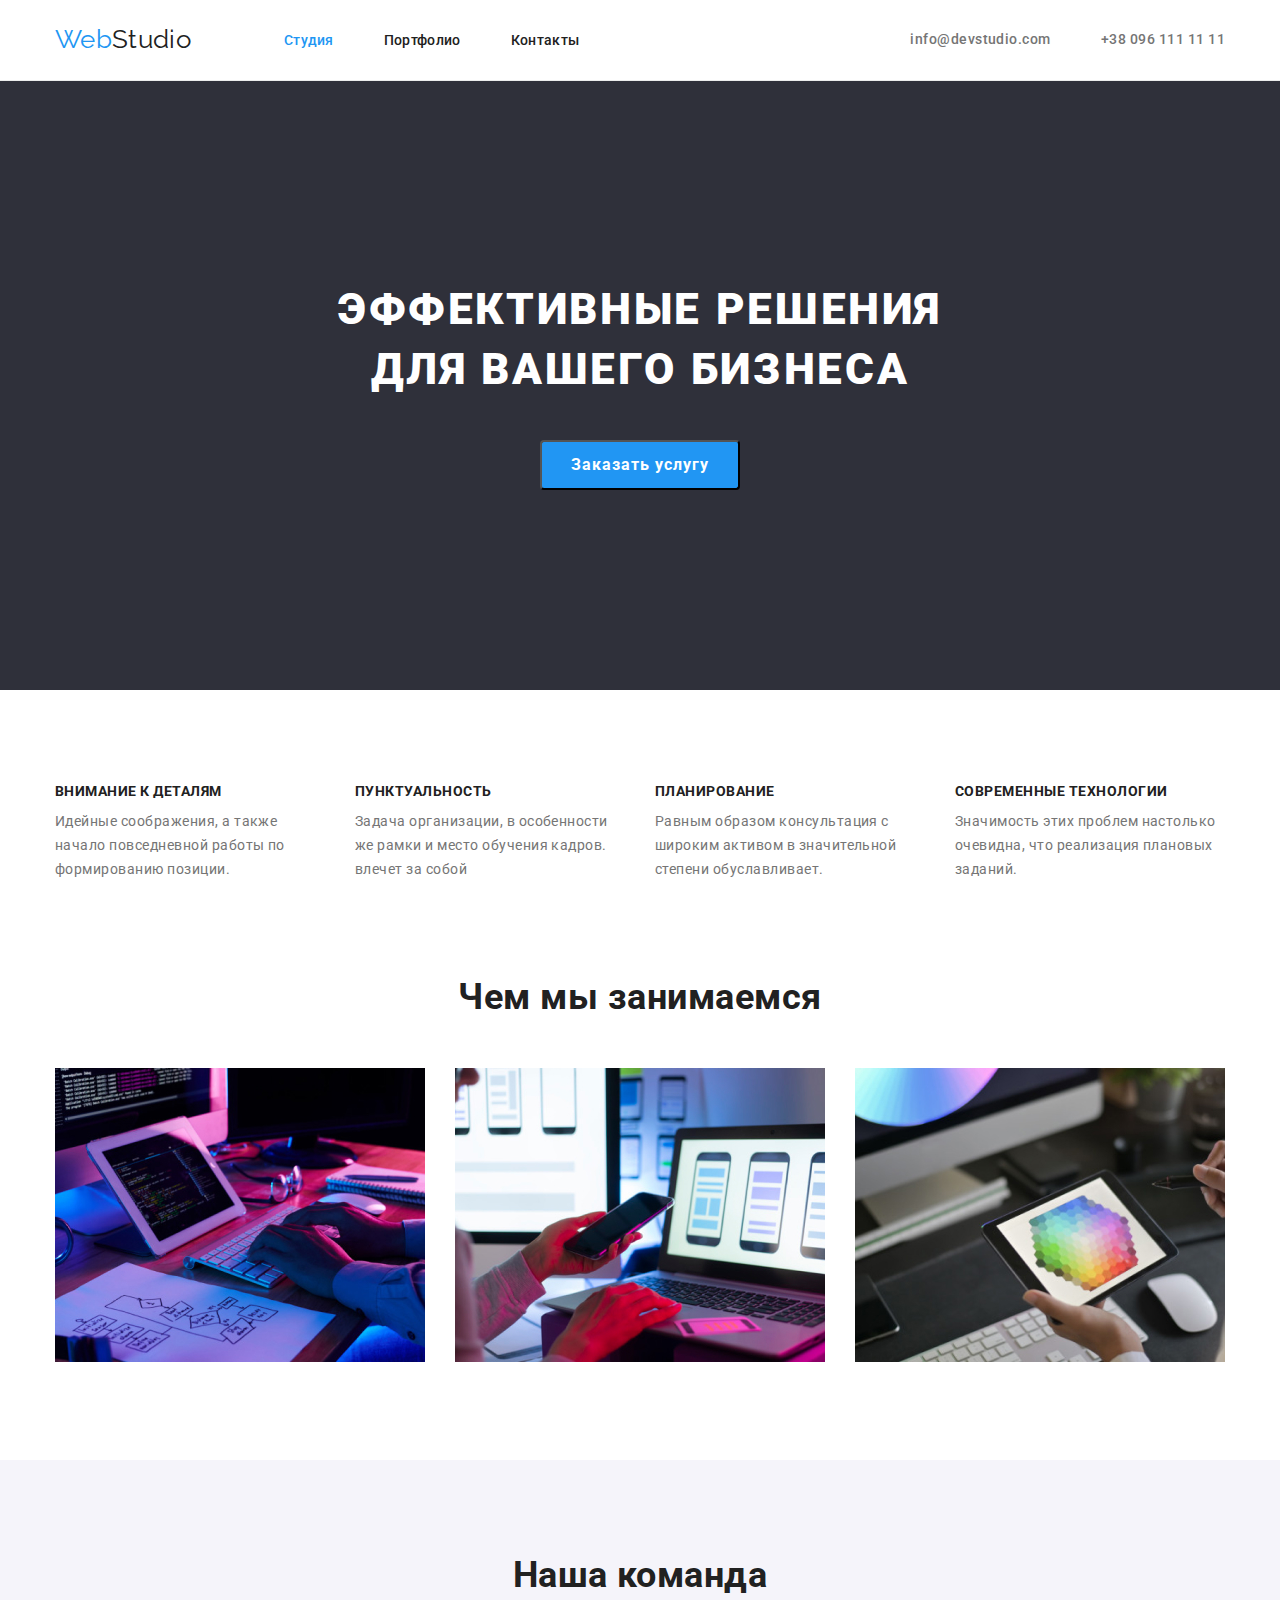
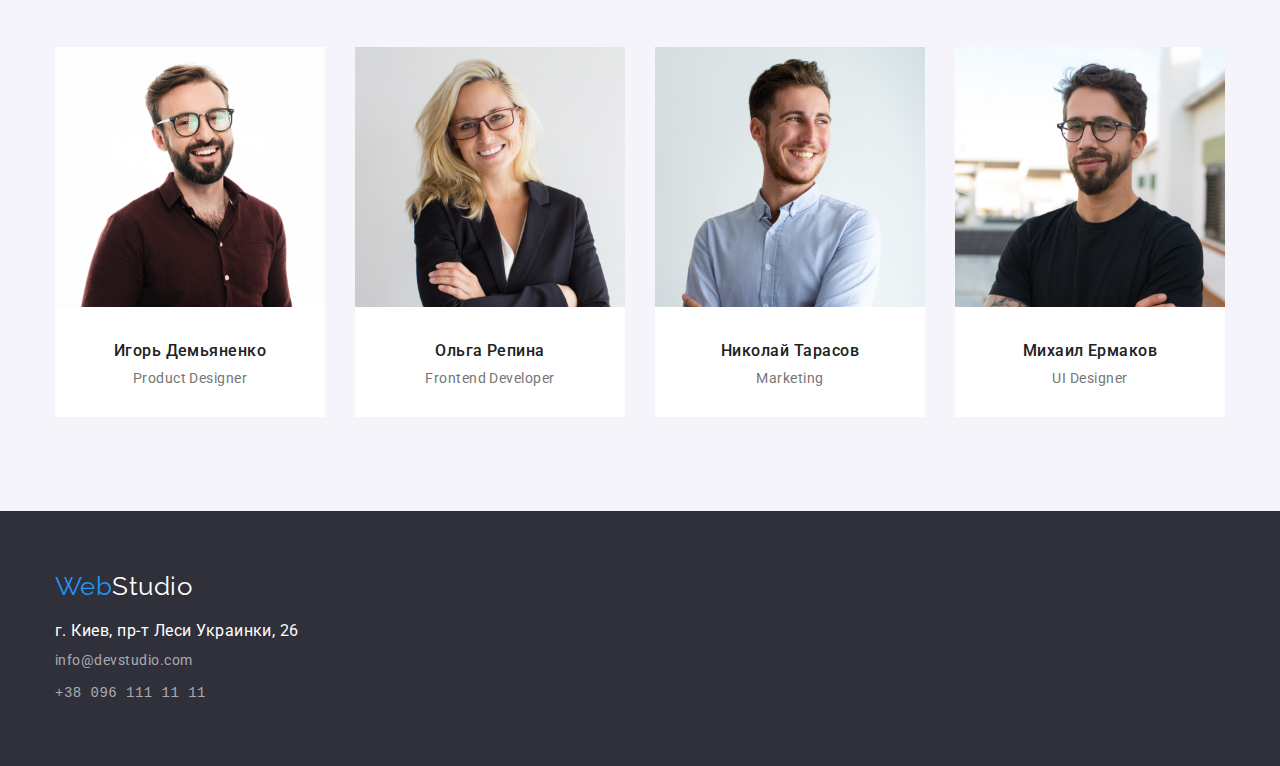
<file: index.html>
<!DOCTYPE html>
<html lang="en">
  <head>
    <meta charset="UTF-8" />
    <meta http-equiv="X-UA-Compatible" content="IE=edge" />
    <meta name="viewport" content="width=device-width, initial-scale=1.0" />
    <link rel="preconnect" href="https://fonts.googleapis.com" />
    <link rel="preconnect" href="https://fonts.gstatic.com" crossorigin />
    <link
      href="https://fonts.googleapis.com/css2?family=Raleway:wght@700&family=Roboto:wght@400;500;700;900&display=swap"
      rel="stylesheet"
    />
    <title>WebStudio</title>
    <link
      rel="stylesheet"
      href="https://cdnjs.cloudflare.com/ajax/libs/modern-normalize/1.0.0/modern-normalize.min.css"
    />
    <link rel="stylesheet" href="./css/style.css" />
  </head>
  <body>
    <!--TOP LINE (Header )-->
    <header class="p-header">
      <div class="container main-nav">
        <nav class="nav">
          <a
            href="https://alex-nik-vel.github.io/goit-markup-hw-03/"
            class="logo"
          >
            <span class="logo-web">Web</span>Studio
          </a>
          <ul class="list-ul site-nav">
            <li class="nav-item">
              <a class="link current" href="./index.html">Студия</a>
            </li>
            <li class="nav-item">
              <a class="link" href="./portfolio.html">Портфолио</a>
            </li>
            <li class="nav-item"><a class="link" href="">Контакты</a></li>
          </ul>
        </nav>
        <div class="nav-contact list-ul">
          <a class="contacts" href="mailto:info@devstudio.com"
            >info@devstudio.com</a
          >
          <a class="contacts" href="tel:+38-096-111-11-11">+38 096 111 11 11</a>
        </div>
      </div>
    </header>
    <!--MAIN-->
    <main>
      <!-- HERO -->
      <section class="hero">
        <h1 class="title-hero">Эффективные решения для вашего бизнеса</h1>
        <button class="button-hero" type="button">Заказать услугу</button>
      </section>
      <!--peculiarities(особенности)-->
      <section class="section-pecul">
        <div class="container">
          <ul class="list-ul list-pecul">
            <li class="pecul-item">
              <h3 class="title title-pecul">Внимание к деталям</h3>
              <p class="pecul-desc">
                Идейные соображения, а также начало повседневной работы по
                формированию позиции.
              </p>
            </li>
            <li class="pecul-item">
              <h3 class="title title-pecul">Пунктуальность</h3>
              <p class="pecul-desc">
                Задача организации, в особенности же рамки и место обучения
                кадров. влечет за собой
              </p>
            </li>
            <li class="pecul-item">
              <h3 class="title title-pecul">Планирование</h3>
              <p class="pecul-desc">
                Равным образом консультация с широким активом в значительной
                степени обуславливает.
              </p>
            </li>
            <li class="pecul-item">
              <h3 class="title title-pecul">Современные технологии</h3>
              <p class="pecul-desc">
                Значимость этих проблем настолько очевидна, что реализация
                плановых заданий.
              </p>
            </li>
          </ul>
        </div>
      </section>

      <!--What are we doing-->
      <section class="section-do">
        <div class="container">
          <h2 class="title title-do">Чем мы занимаемся</h2>
          <ul class="list-ul">
            <li class="do-item">
              <img
                src="img/our_work/img-1.jpg"
                alt="Пишим код"
                width="370"
                height="294"
              />
            </li>
            <li class="do-item">
              <img
                src="img/our_work/img-2.jpg"
                alt="Синхронизация с тел."
                width="370"
                height="294"
              />
            </li>
            <li class="do-item">
              <img
                src="img/our_work/img-3.jpg"
                alt="палитра цветов"
                width="370"
                height="294"
              />
            </li>
          </ul>
        </div>
      </section>
      <!--our team-->
      <section class="section-team">
        <div class="container">
          <h2 class="title title-teams">Наша команда</h2>
          <ul class="list-ul">
            <li class="list-team">
              <img
                src="img/Our_Team/imgIgor.jpg"
                alt="Игорь Демьяненко"
                width="270"
                height="260"
              />
              <div class="desc-teams">
                <h3 class="title title-team">Игорь Демьяненко</h3>
                <p class="team-desc">Product Designer</p>
              </div>
            </li>
            <li class="list-team">
              <img
                src="img/Our_Team/imgOlga.jpg"
                alt="Ольга Репина"
                width="270"
                height="260"
              />
              <div class="desc-teams">
                <h3 class="title title-team">Ольга Репина</h3>
                <p class="team-desc">Frontend Developer</p>
              </div>
            </li>
            <li class="list-team">
              <img
                src="img/Our_Team/imgHikola.jpg"
                alt="Николай Тарасов"
                width="270"
                height="260"
              />
              <div class="desc-teams">
                <h3 class="title title-team">Николай Тарасов</h3>
                <p class="team-desc">Marketing</p>
              </div>
            </li>
            <li class="list-team">
              <img
                src="img/Our_Team/imgMikl.jpg"
                alt="Михаил Ермаков"
                width="270"
                height="260"
              />
              <div class="desc-teams">
                <h3 class="title title-team">Михаил Ермаков</h3>
                <p class="team-desc">UI Designer</p>
              </div>
            </li>
          </ul>
        </div>
      </section>
    </main>
    <!--FOOTER-->
    <footer class="footer">
      <div class="container">
        <a
          href="https://alex-nik-vel.github.io/goit-markup-hw-02/"
          class="logo"
        >
          <span class="logo-web">Web</span>Studio
        </a>
        <address class="footer-addres">
          <p>г. Киев, пр-т Леси Украинки, 26</p>

          <a class="footer-contacts" href="mailto:info@devstudio.com"
            >info@devstudio.com</a
          >
          <a class="footer-contacts" href="tel:+38-096-111-11-11">
            <pre>+38 096 111 11 11</pre>
          </a>
        </address>
      </div>
    </footer>
  </body>
</html>
</file>
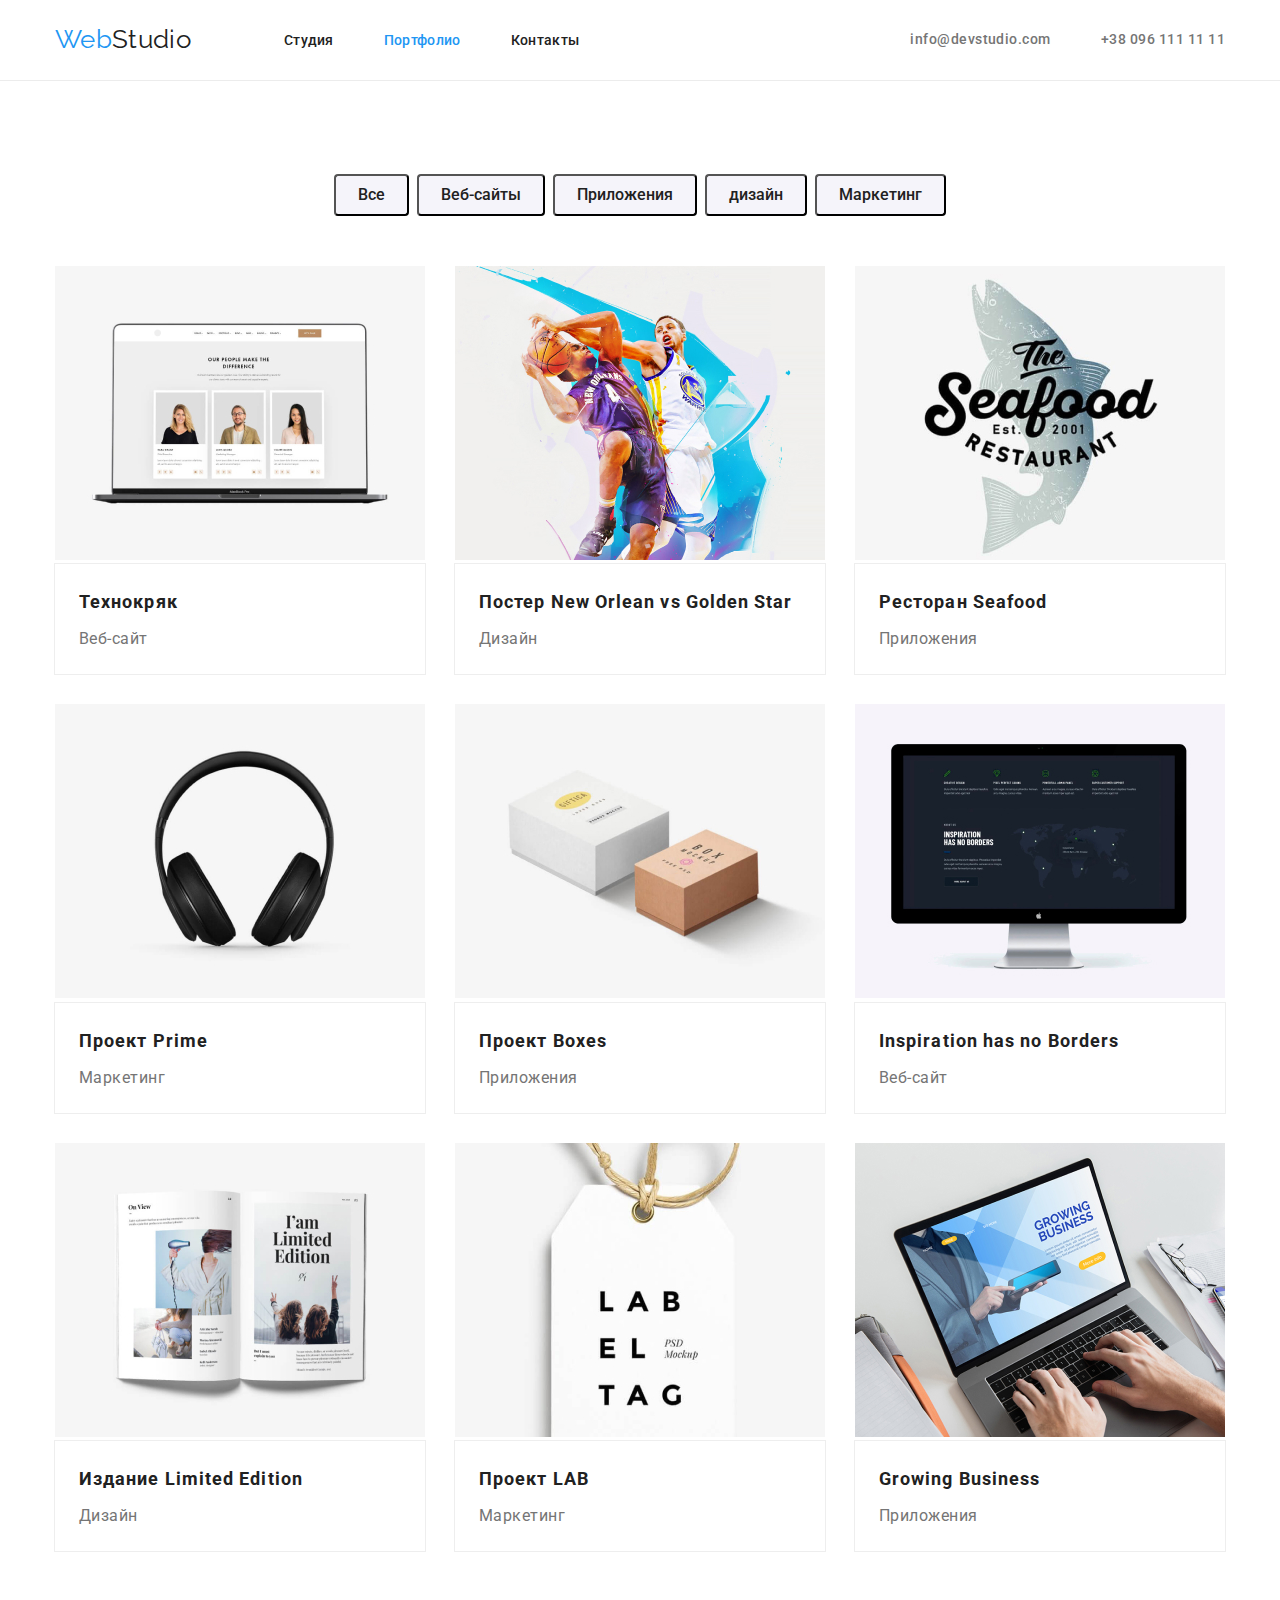
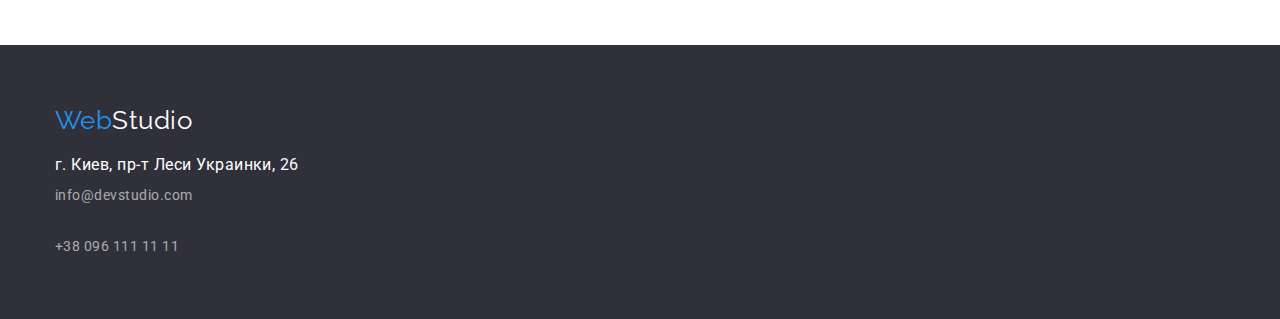
<file: portfolio.html>
<!DOCTYPE html>
<html lang="en">
  <head>
    <meta charset="UTF-8" />
    <meta http-equiv="X-UA-Compatible" content="IE=edge" />
    <meta name="viewport" content="width=device-width, initial-scale=1.0" />
    <link rel="preconnect" href="https://fonts.googleapis.com" />
    <link rel="preconnect" href="https://fonts.gstatic.com" crossorigin />
    <link
      href="https://fonts.googleapis.com/css2?family=Raleway:wght@700&family=Roboto:wght@400;500;700;900&display=swap"
      rel="stylesheet"
    />
    <title>PortfolioW</title>
    <link
      rel="stylesheet"
      href="https://cdnjs.cloudflare.com/ajax/libs/modern-normalize/1.0.0/modern-normalize.min.css"
    />
    <link rel="stylesheet" href="./css/style.css" />
  </head>
  <body>
    <header class="p-header">
      <div class="container main-nav">
        <nav class="nav">
          <a
            href="https://alex-nik-vel.github.io/goit-markup-hw-03/"
            class="logo"
          >
            <span class="logo-web">Web</span>Studio
          </a>
          <ul class="list-ul site-nav">
            <li class="nav-item">
              <a class="link" href="./index.html">Студия</a>
            </li>
            <li class="nav-item">
              <a class="link current" href="./portfolio.html">Портфолио</a>
            </li>
            <li class="nav-item"><a class="link" href="">Контакты</a></li>
          </ul>
        </nav>
        <div class="nav-contact list-ul">
          <a class="contacts" href="mailto:info@devstudio.com"
            >info@devstudio.com</a
          >
          <a class="contacts" href="tel:+38-096-111-11-11">+38 096 111 11 11</a>
        </div>
      </div>
    </header>
    <!-- main porfolio -->
    <main>
      <section class="portfo-section">
        <div class="container">
          <!-- lot of booton -->
          <ul class="list-ul btn-portfolio">
            <li class="portfo-item">
              <button class="button-portfo" type="button">Все</button>
            </li>

            <li class="portfo-item">
              <button class="button-portfo" type="button">Веб-сайты</button>
            </li>
            <li class="portfo-item">
              <button class="button-portfo" type="button">Приложения</button>
            </li>
            <li class="portfo-item">
              <button class="button-portfo" type="button">дизайн</button>
            </li>
            <li class="portfo-item">
              <button class="button-portfo" type="button">Маркетинг</button>
            </li>
          </ul>
          <!-- section portfolio -->
          <ul class="list-ul portfolio">
            <li class="p-item">
              <img
                src="./img/porfolio/imgTechnocrack.jpg"
                alt="Технокряк"
                width="370"
              />
              <div class="specific">
                <h2 class="title title-portfo">Технокряк</h2>
                <p class="portfo-desc">Веб-сайт</p>
              </div>
            </li>
            <li class="p-item">
              <img
                src="./img/porfolio/imgPoster.jpg"
                alt="Технокряк"
                width="370"
              />
              <div class="specific">
                <h2 class="title title-portfo">
                  Постер New Orlean vs Golden Star
                </h2>
                <p class="portfo-desc">Дизайн</p>
              </div>
            </li>
            <li class="p-item">
              <img
                src="./img/porfolio/imgRestoran.jpg"
                alt="Технокряк"
                width="370"
              />
              <div class="specific">
                <h2 class="title title-portfo">Ресторан Seafood</h2>
                <p class="portfo-desc">Приложения</p>
              </div>
            </li>
            <li class="p-item">
              <img
                src="./img/porfolio/imgProjectPrime.jpg"
                alt="Технокряк"
                width="370"
              />
              <div class="specific">
                <h2 class="title title-portfo">Проект Prime</h2>
                <p class="portfo-desc">Маркетинг</p>
              </div>
            </li>
            <li class="p-item">
              <img
                src="./img/porfolio/imgProjectBoxes.jpg"
                alt="Технокряк"
                width="370"
              />
              <div class="specific">
                <h2 class="title title-portfo">Проект Boxes</h2>
                <p class="portfo-desc">Приложения</p>
              </div>
            </li>

            <li class="p-item">
              <img
                src="./img/porfolio/imgBorders.jpg"
                alt="Технокряк"
                width="370"
              />
              <div class="specific">
                <h2 class="title title-portfo">Inspiration has no Borders</h2>
                <p class="portfo-desc">Веб-сайт</p>
              </div>
            </li>

            <li class="p-item">
              <img
                src="./img/porfolio/imgmagazine.jpg"
                alt="Технокряк"
                width="370"
              />
              <div class="specific">
                <h2 class="title title-portfo">Издание Limited Edition</h2>
                <p class="portfo-desc">Дизайн</p>
              </div>
            </li>

            <li class="p-item">
              <img
                src="./img/porfolio/imgLabel.jpg"
                alt="Технокряк"
                width="370"
              />
              <div class="specific">
                <h2 class="title title-portfo">Проект LAB</h2>
                <p class="portfo-desc">Маркетинг</p>
              </div>
            </li>

            <li class="p-item">
              <img
                src="./img/porfolio/imgBusiness.jpg"
                alt="Технокряк"
                width="370"
              />
              <div class="specific">
                <h2 class="title title-portfo">Growing Business</h2>
                <p class="portfo-desc">Приложения</p>
              </div>
            </li>
          </ul>
        </div>
      </section>
    </main>
    <!--FOOTER-->
    <footer class="footer">
      <div class="container">
        <a
          href="https://alex-nik-vel.github.io/goit-markup-hw-02/"
          class="logo"
        >
          <span class="logo-web">Web</span>Studio
        </a>
        <address class="footer-addres">
          <p>г. Киев, пр-т Леси Украинки, 26</p>
          <a class="footer-contacts" href="mailto:info@devstudio.com"
            >info@devstudio.com</a
          >
          <br />
          <a class="footer-contacts" href="tel:+38-096-111-11-11"
            >+38 096 111 11 11</a
          >
        </address>
      </div>
    </footer>
  </body>
</html>
</file>
<file: css/style.css>
:root {
  --title-color: #212121;
  --section-background: #e5e5e5;
  --texst-color: #757575;
  --booton-color: #2196f3;
  --footer-header-backgraund: #2f303a;
}
body {
  margin-left: auto;
  margin-right: auto;
  font-family: "roboto", sans-serif;
  background-color: white;
  color: var(--texst-color);
  letter-spacing: 0.03em;
}
.list-ul {
  list-style: none;
  padding: 0;
  margin: 0;
  display: flex;
}
h1,
h2,
h3,
h4,
h5,
h6,
p {
  margin: 0;
}
.container {
  margin-left: auto;
  margin-right: auto;
  /* outline: 1px solid green; */
  width: 1200px;
  padding-left: 15px;
  padding-right: 15px;
}
/* _____header _____*/
.p-header {
  outline: solid #ececec 1px;
}
.main-nav {
  display: flex;
  align-items: center;
}

/* logotype */
.logo {
  display: flex;
  padding-top: 24px;
  padding-bottom: 25px;
  color: var(--title-color);
  font-family: "Raleway";
  font-size: 26px;
  line-height: 1.2;
  text-decoration: none;
}
.logo-web {
  color: var(--booton-color);
}
/* Nav */

.nav {
  display: flex;
  align-items: center;
  letter-spacing: 0.02em;
  text-decoration: none;
}
.site-nav {
  display: flex;
  margin-left: 93px;
}
.site-nav .nav-item + .nav-item {
  margin-left: 50px;
}
/* .site-nav li {
  outline: red solid;
} */
.link,
.contacts {
  color: var(--title-color);
  font-weight: 500;
  font-size: 14px;
  line-height: 1.14;
  text-decoration: none;
}
.nav-contact {
  display: flex;
  margin-left: auto;
}
.nav-contact .contacts:not(:last-child) {
  margin-right: 50px;
}
.link:hover,
.link:focus {
  color: var(--booton-color);
}
.link.current {
  color: var(--booton-color);
}

/* contacts */
.contacts {
  color: var(--texst-color);
}
.contacts:hover {
  color: var(--booton-color);
}
/* ___hero___ */
.title {
  color: var(--title-color);
}
.hero {
  margin-left: auto;
  margin-right: auto;
  padding-top: 200px;
  padding-bottom: 200px;
  margin-top: 0;
  background-color: var(--footer-header-backgraund);
  color: rgb(255, 255, 255);

  text-align: center;
}
.title-hero {
  margin-top: 0;
  margin-bottom: 40px;
  margin-left: auto;
  margin-right: auto;

  font-weight: 900;
  font-size: 44px;
  line-height: 1.36;
  text-align: center;
  letter-spacing: 0.06em;
  text-transform: uppercase;
  height: 120px;
  width: 696px;
  left: 452px;
  top: 280px;
}
/*___ BOOtON ___*/

.button-hero {
  font-family: inherit;
  background-color: var(--booton-color);
  color: white;
  cursor: pointer;
  font-weight: 700;
  font-size: 16px;
  line-height: 1.88;
  align-items: center;
  text-align: center;
  letter-spacing: 0.06em;
  height: 50px;
  min-width: 200px;
  border-radius: 4px;
}
.button-hero:hover,
.button-hero:focus {
  background-color: #f5f4fa;
  color: rgba(33, 33, 33, 1);
}
/* button porfolio */
.btn-portfolio {
  display: flex;
  margin-top: 0;
  margin-bottom: 50px;
  /* padding: 6px 22px; */
  justify-content: center;
}
.btn-portfolio .portfo-item + .portfo-item {
  margin-left: 8px;
}
.button-portfo {
  display: flex;
  padding: 6px 22px;
  font-family: inherit;
  background-color: #f5f4fa;
  color: rgba(33, 33, 33, 1);
  font-weight: 500;
  font-size: 16px;
  line-height: 1.6;
  text-align: center;
  border-radius: 4px;
}
.button-portfo:hover,
.button-portfo:focus {
  background-color: var(--booton-color);
  color: white;
  cursor: pointer;
}

/*___section____ */

.section-pecul {
  padding-top: 94px;
  padding-bottom: 94px;
}
.list-pecul {
  display: flex;
  justify-content: center;
}
.pecul-item {
  padding: 0;
  min-width: 270px;
}
.list-pecul .pecul-item + .pecul-item {
  margin-left: 30px;
}
.title-pecul {
  padding-bottom: 10px;
  font-size: 14px;
  line-height: 1.14;
  text-transform: uppercase;
}
.pecul-desc {
  padding: 0;
  margin: 0;
  border: 0;
  font-size: 14px;
  line-height: 1.71;
}

/* <!--What are we doing--> */
.section-do {
  padding-bottom: 94px;
}
.title-do,
.title-teams {
  font-size: 36px;
  line-height: 1.17;
  text-align: center;
  margin-top: 0;
  margin-bottom: 50px;
}
.do-item + .do-item {
  margin-left: 30px;
}
.title-do {
  margin-top: 0;
  margin-bottom: 50px;
}
.section-team {
  /* margin-top: 0;
  margin-bottom: 0; */
  padding-top: 94px;
  padding-bottom: 94px;
  background-color: #f5f4fa;
}
.title-team {
  margin-bottom: 10px;
  font-weight: 500;
  font-size: 16px;
  line-height: 1.19;
  text-align: center;
}
.list-team {
  background-color: white;
}
.list-team + .list-team {
  margin-left: 30px;
}
.desc-teams {
  padding-top: 30px;
  padding-bottom: 30px;
}
.team-desc {
  font-size: 14px;
  line-height: 1.19;
  width: 270px;
  text-align: center;
}
/* ____section portfolio____ */
.portfo-section {
  padding-top: 94px;
  padding-bottom: 94px;
}
.portfolio {
  display: flex;
  flex-wrap: wrap;
  align-content: space-between;
}
.portfolio .p-item {
  width: 370px;
  margin-right: 30px;
  margin-bottom: 30px;
}

.portfolio .p-item:nth-child(3n) {
  margin-right: 0;
}
.portfolio .p-item:nth-last-child(-n + 3) {
  margin-bottom: 0;
}
.specific {
  padding: 20px 24px;
  outline: 1px solid #eeeeee;
}
.title-portfo {
  padding-bottom: 4px;
  font-weight: 700;
  font-size: 18px;
  line-height: 2;
  letter-spacing: 0.06em;
}
.portfo-desc {
  font-size: 16px;
  line-height: 1.88;
}

/* footer */
.footer {
  background-color: var(--footer-header-backgraund);
  color: white;
  padding-top: 60px;
  padding-bottom: 60px;
}
.footer-addres {
  font-style: normal;
  padding-top: 20px;
  margin: 0; 
}
.footer-contacts {
  display: block;
  margin-top: 9px;
  margin-bottom: 0;
  color: rgba(255, 255, 255, 0.6);
  font-size: 14px;
  line-height: 1.71;
  text-decoration: none;
}
.footer-contacts>pre{
  margin: 0;
}
.footer-contacts:hover,
.footer-contacts:focus {
  color: var(--booton-color);
}
.footer > .container > a {
  color: white;
  padding: 0;
}
</file>
